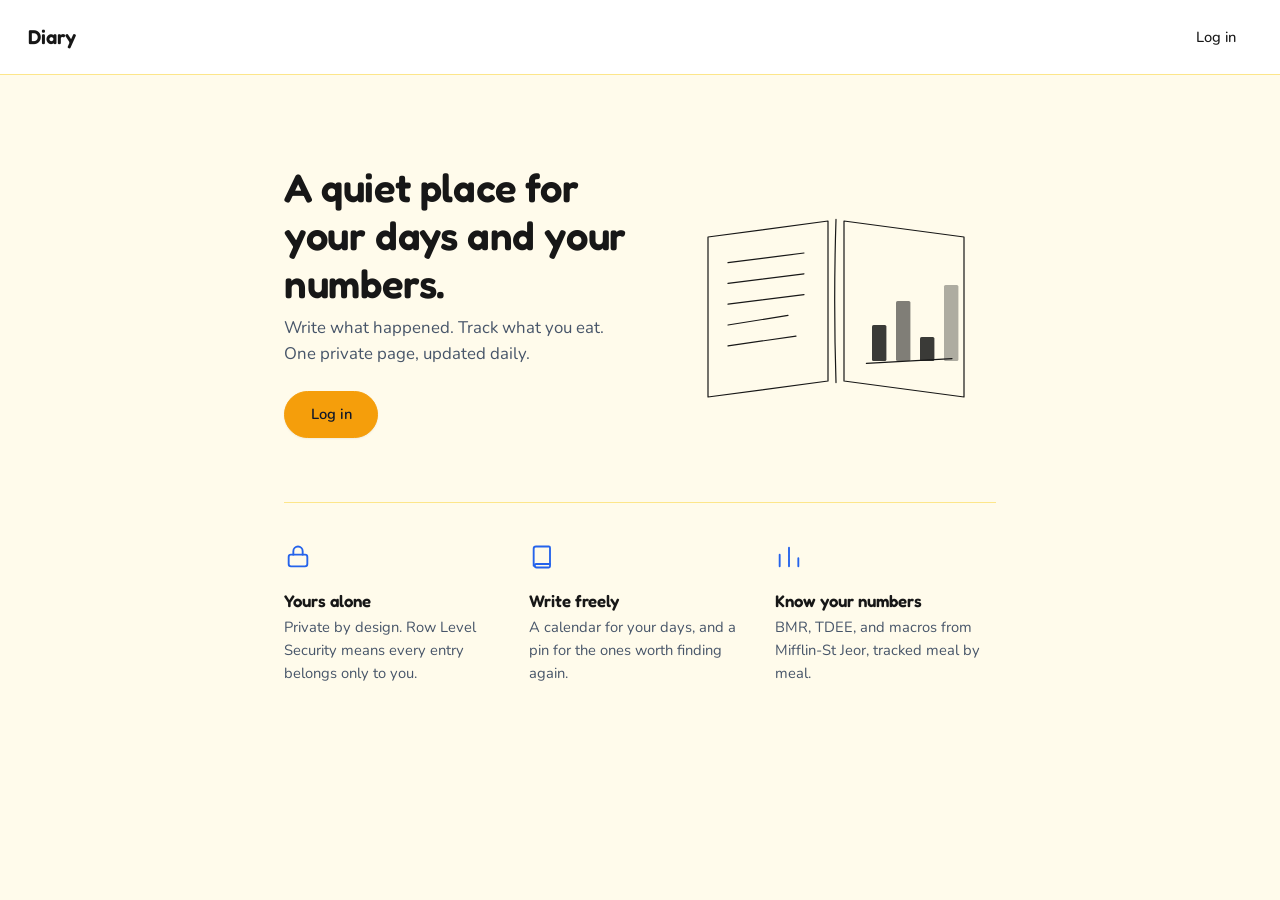
<file: index.html>
<!doctype html>
<html lang="en">
<head>
  <meta charset="utf-8" />
  <meta name="viewport" content="width=device-width, initial-scale=1" />
  <title>Diary</title>
  <link rel="preconnect" href="https://fonts.googleapis.com" />
  <link rel="preconnect" href="https://fonts.gstatic.com" crossorigin />
  <link href="https://fonts.googleapis.com/css2?family=Fredoka:wght@500;600&family=Nunito:wght@400;500;600;700&display=swap" rel="stylesheet" />
  <link rel="stylesheet" href="css/style.css" />
</head>
<body>
  <header class="site-header">
    <a href="index.html" class="logo">Diary</a>
    <nav id="cover-nav">
      <a href="login.html" id="nav-login">Log in</a>
    </nav>
  </header>

  <main>
    <section class="cover-hero">
      <div>
        <h1>A quiet place for your days and your numbers.</h1>
        <p>Write what happened. Track what you eat. One private page, updated daily.</p>
        <div id="cover-cta">
          <a href="login.html"><button>Log in</button></a>
        </div>
      </div>

      <svg class="illustration" viewBox="0 0 400 280" fill="none" stroke="currentColor" stroke-width="1.5" stroke-linecap="round" stroke-linejoin="round" role="img" aria-label="An open book, one page with written lines, the other with a bar chart">
        <path d="M40,60 L190,40 L190,240 L40,260 Z" />
        <path d="M210,40 L360,60 L360,260 L210,240 Z" />
        <path d="M200,38 C198,100 198,180 200,242" />
        <line x1="65" y1="92" x2="160" y2="80" />
        <line x1="65" y1="118" x2="160" y2="106" />
        <line x1="65" y1="144" x2="160" y2="132" />
        <line x1="65" y1="170" x2="140" y2="158" />
        <line x1="65" y1="196" x2="150" y2="184" />
        <g fill="currentColor" stroke="none">
          <rect x="245" y="170" width="18" height="45" rx="2" opacity="0.85" />
          <rect x="275" y="140" width="18" height="75" rx="2" opacity="0.55" />
          <rect x="305" y="185" width="18" height="30" rx="2" opacity="0.85" />
          <rect x="335" y="120" width="18" height="95" rx="2" opacity="0.35" />
        </g>
        <line x1="238" y1="218" x2="345" y2="212" />
      </svg>
    </section>

    <section class="feature-grid">
      <div class="feature-card">
        <svg viewBox="0 0 24 24" fill="none" stroke="currentColor" stroke-width="1.6" stroke-linecap="round" stroke-linejoin="round" aria-hidden="true">
          <rect x="4" y="10" width="16" height="10" rx="2" />
          <path d="M8 10V7a4 4 0 0 1 8 0v3" />
        </svg>
        <h3>Yours alone</h3>
        <p>Private by design. Row Level Security means every entry belongs only to you.</p>
      </div>
      <div class="feature-card">
        <svg viewBox="0 0 24 24" fill="none" stroke="currentColor" stroke-width="1.6" stroke-linecap="round" stroke-linejoin="round" aria-hidden="true">
          <path d="M4 19.5V5a2 2 0 0 1 2-2h11a1 1 0 0 1 1 1v14" />
          <path d="M6.5 21A1.5 1.5 0 0 1 5 19.5V19a1 1 0 0 1 1-1h12v2a1 1 0 0 1-1 1H6.5Z" />
        </svg>
        <h3>Write freely</h3>
        <p>A calendar for your days, and a pin for the ones worth finding again.</p>
      </div>
      <div class="feature-card">
        <svg viewBox="0 0 24 24" fill="none" stroke="currentColor" stroke-width="1.6" stroke-linecap="round" stroke-linejoin="round" aria-hidden="true">
          <path d="M4 20V10M12 20V4M20 20v-7" />
        </svg>
        <h3>Know your numbers</h3>
        <p>BMR, TDEE, and macros from Mifflin-St Jeor, tracked meal by meal.</p>
      </div>
    </section>
  </main>

  <script type="module">
    import { supabase } from "./js/supabaseClient.js";

    const { data: { session } } = await supabase.auth.getSession();
    if (session) {
      document.getElementById("cover-nav").innerHTML = `<a href="#" id="sign-out">Sign out</a>`;
      document.getElementById("cover-cta").innerHTML = `
        <div class="cover-signed-in-links">
          <a href="diary.html"><button>My diary</button></a>
          <a href="log.html"><button class="secondary">Food log</button></a>
          <a href="profile.html"><button class="secondary">Profile</button></a>
        </div>
      `;
      document.getElementById("sign-out").addEventListener("click", async (e) => {
        e.preventDefault();
        await supabase.auth.signOut();
        window.location.reload();
      });
    }
  </script>
</body>
</html>
</file>
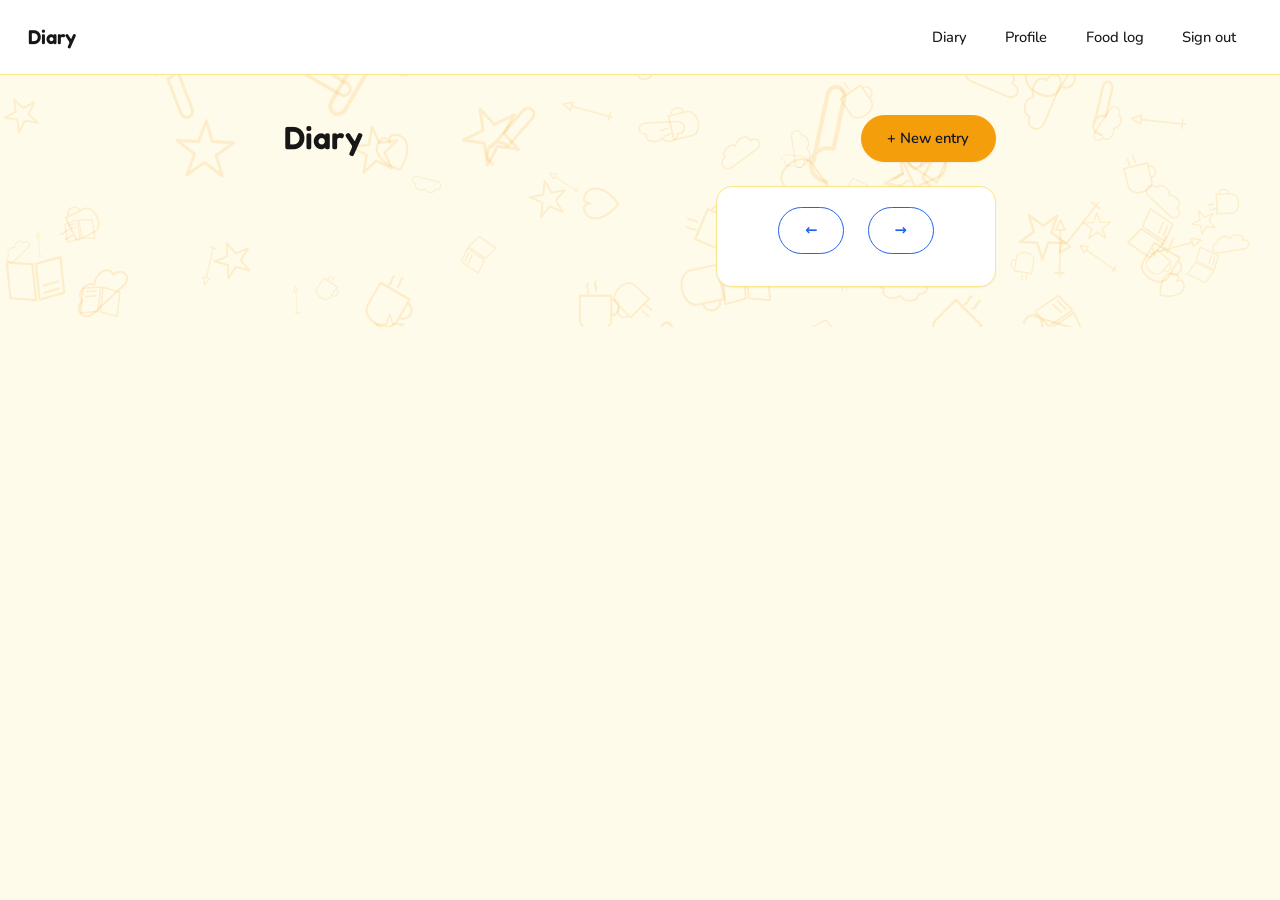
<file: diary.html>
<!doctype html>
<html lang="en">
<head>
  <meta charset="utf-8" />
  <meta name="viewport" content="width=device-width, initial-scale=1" />
  <title>Diary</title>
  <link rel="preconnect" href="https://fonts.googleapis.com" />
  <link rel="preconnect" href="https://fonts.gstatic.com" crossorigin />
  <link href="https://fonts.googleapis.com/css2?family=Fredoka:wght@500;600&family=Nunito:wght@400;500;600;700&family=Fraunces:opsz,wght@9..144,500;9..144,600&family=Caveat:wght@500;600&family=Special+Elite&display=swap" rel="stylesheet" />
  <link rel="stylesheet" href="css/style.css" />
</head>
<body>
  <div class="doodle-bg" id="doodle-bg" aria-hidden="true"></div>

  <header class="site-header">
    <a href="index.html" class="logo">Diary</a>
    <nav>
      <a href="diary.html">Diary</a>
      <a href="profile.html">Profile</a>
      <a href="log.html">Food log</a>
      <a href="#" id="sign-out">Sign out</a>
    </nav>
  </header>

  <main>
    <div class="board-header">
      <h1>Diary</h1>
      <a href="entry.html"><button>+ New entry</button></a>
    </div>

    <div class="board-layout">
      <div class="board-grid" id="board-grid"></div>

      <aside class="board-sidebar">
        <div class="dashboard-card">
          <div class="month-nav compact">
            <button class="secondary" id="prev-month" aria-label="Previous month">&larr;</button>
            <h2 id="month-label"></h2>
            <button class="secondary" id="next-month" aria-label="Next month">&rarr;</button>
          </div>
          <div class="calendar-grid mini-calendar" id="calendar-weekdays"></div>
          <div class="calendar-grid mini-calendar clickable" id="calendar-days"></div>
        </div>
      </aside>
    </div>
  </main>

  <!-- Day detail: list of entries for a clicked day -->
  <div class="modal-backdrop" id="day-modal" hidden>
    <div class="modal">
      <h2 id="day-modal-title"></h2>
      <div id="day-entries-list"></div>
      <div class="modal-actions">
        <button type="button" class="secondary" id="day-close">Close</button>
        <a href="#" id="day-add-entry"><button type="button">+ Add entry for this day</button></a>
      </div>
    </div>
  </div>

  <script type="module" src="js/diary.js"></script>
  <script type="module">
    import { scatterDoodles, DIARY_DOODLES } from "./js/doodles.js";
    const count = window.innerWidth <= 720 ? 40 : 100;
    scatterDoodles(document.getElementById("doodle-bg"), DIARY_DOODLES, count);
  </script>
</body>
</html>
</file>
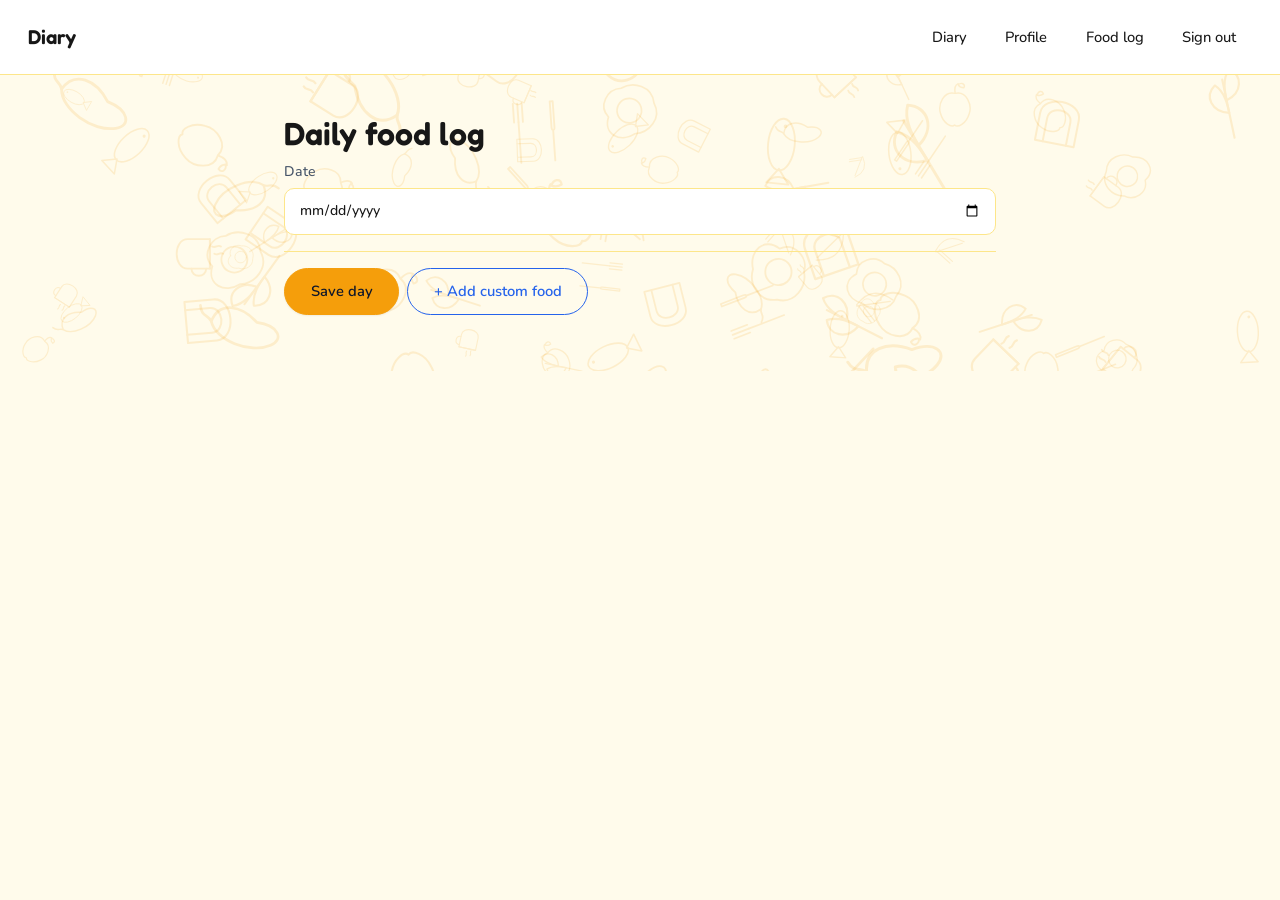
<file: log.html>
<!doctype html>
<html lang="en">
<head>
  <meta charset="utf-8" />
  <meta name="viewport" content="width=device-width, initial-scale=1" />
  <title>Food log</title>
  <link rel="preconnect" href="https://fonts.googleapis.com" />
  <link rel="preconnect" href="https://fonts.gstatic.com" crossorigin />
  <link href="https://fonts.googleapis.com/css2?family=Fredoka:wght@500;600&family=Nunito:wght@400;500;600;700&display=swap" rel="stylesheet" />
  <link rel="stylesheet" href="css/style.css" />
</head>
<body>
  <div class="doodle-bg" id="doodle-bg" aria-hidden="true"></div>

  <header class="site-header">
    <a href="index.html" class="logo">Diary</a>
    <nav>
      <a href="diary.html">Diary</a>
      <a href="profile.html">Profile</a>
      <a href="log.html">Food log</a>
      <a href="#" id="sign-out">Sign out</a>
    </nav>
  </header>

  <main>
    <h1>Daily food log</h1>

    <label>Date
      <input type="date" id="log-date" />
    </label>

    <datalist id="foods-datalist"></datalist>

    <div id="meals"></div>

    <div class="stat-list" id="day-totals"></div>

    <div class="button-row">
      <button id="save-log">Save day</button>
      <button type="button" class="secondary" id="add-food-toggle">+ Add custom food</button>
    </div>

    <form id="add-food-form" hidden class="add-food-form">
      <input type="text" id="cf-name" placeholder="Food name" required />
      <label>kcal / 100g <input type="number" id="cf-kcal" step="0.1" required /></label>
      <label>Protein g / 100g <input type="number" id="cf-protein" step="0.1" required /></label>
      <label>Fat g / 100g <input type="number" id="cf-fat" step="0.1" required /></label>
      <label>Carbs g / 100g <input type="number" id="cf-carbs" step="0.1" required /></label>
      <label>Unit (optional, e.g. "egg" — leave as "g" if it's just weighed)
        <input type="text" id="cf-unit" value="g" />
      </label>
      <label>Grams per unit (e.g. 1 egg ≈ 50g)
        <input type="number" id="cf-grams-per-unit" value="1" step="0.1" min="0.1" />
      </label>
      <button type="submit">Add food</button>
    </form>

    <p id="status" role="status"></p>
  </main>

  <script type="module" src="js/log.js"></script>
  <script type="module">
    import { scatterDoodles, FOOD_DOODLES } from "./js/doodles.js";
    const count = window.innerWidth <= 720 ? 40 : 100;
    scatterDoodles(document.getElementById("doodle-bg"), FOOD_DOODLES, count);
  </script>
</body>
</html>
</file>
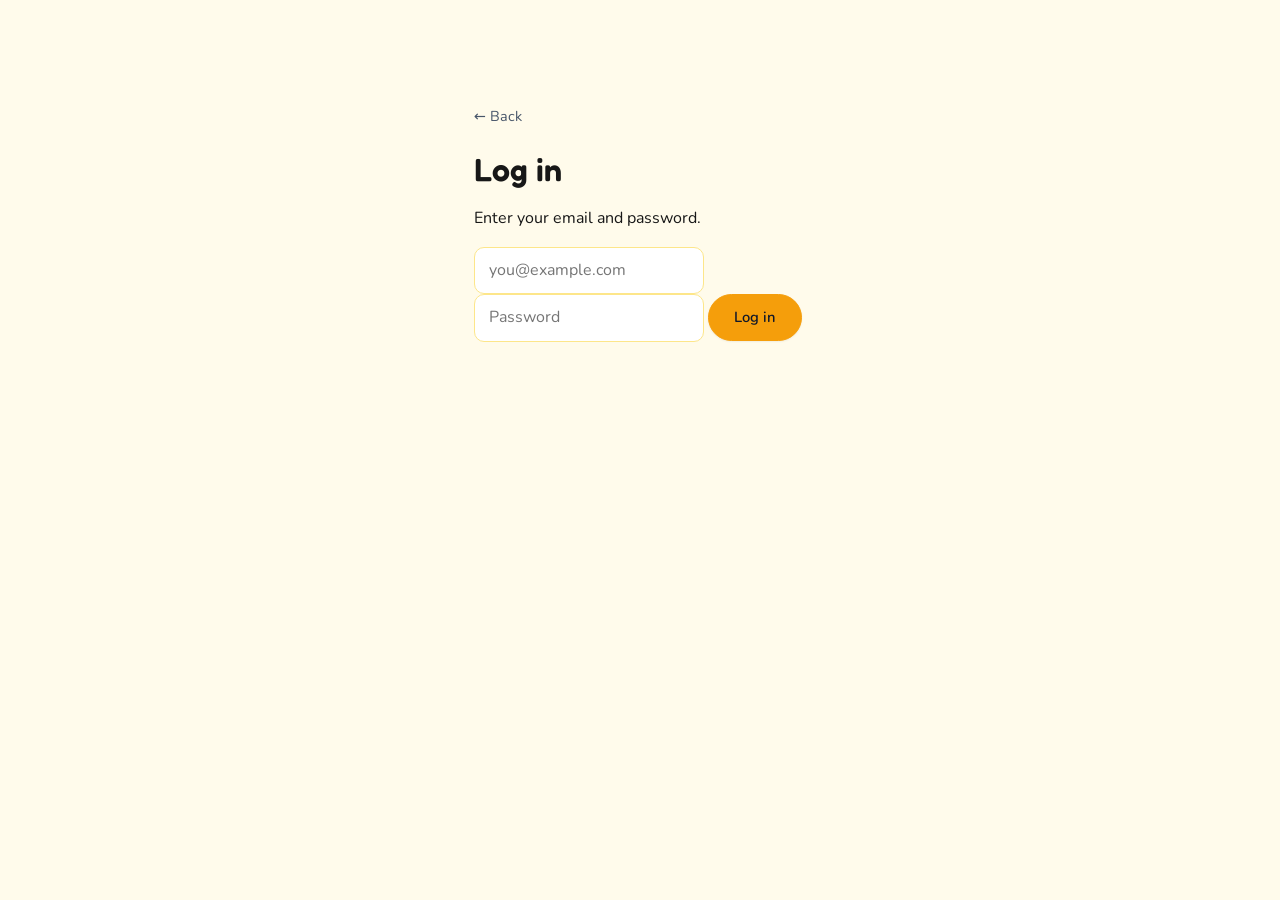
<file: login.html>
<!doctype html>
<html lang="en">
<head>
  <meta charset="utf-8" />
  <meta name="viewport" content="width=device-width, initial-scale=1" />
  <title>Log in</title>
  <link rel="preconnect" href="https://fonts.googleapis.com" />
  <link rel="preconnect" href="https://fonts.gstatic.com" crossorigin />
  <link href="https://fonts.googleapis.com/css2?family=Fredoka:wght@500;600&family=Nunito:wght@400;500;600;700&display=swap" rel="stylesheet" />
  <link rel="stylesheet" href="css/style.css" />
</head>
<body>
  <main class="login-main">
    <a href="index.html" class="back-link">&larr; Back</a>
    <h1>Log in</h1>
    <p>Enter your email and password.</p>
    <form id="login-form">
      <input type="email" id="email" placeholder="you@example.com" required autocomplete="email" />
      <input type="password" id="password" placeholder="Password" required autocomplete="current-password" />
      <button type="submit">Log in</button>
    </form>
    <p id="status" role="status"></p>
  </main>

  <script type="module">
    import { signInWithPassword } from "./js/auth.js";
    import { supabase } from "./js/supabaseClient.js";

    // Already signed in? No need to log in again.
    const { data: { session } } = await supabase.auth.getSession();
    if (session) window.location.replace("index.html");

    const form = document.getElementById("login-form");
    const status = document.getElementById("status");

    form.addEventListener("submit", async (e) => {
      e.preventDefault();
      const email = document.getElementById("email").value.trim();
      const password = document.getElementById("password").value;
      status.textContent = "Logging in...";
      const { error } = await signInWithPassword(email, password);
      if (error) {
        status.textContent = "Incorrect email or password.";
        return;
      }
      window.location.replace("index.html");
    });
  </script>
</body>
</html>
</file>
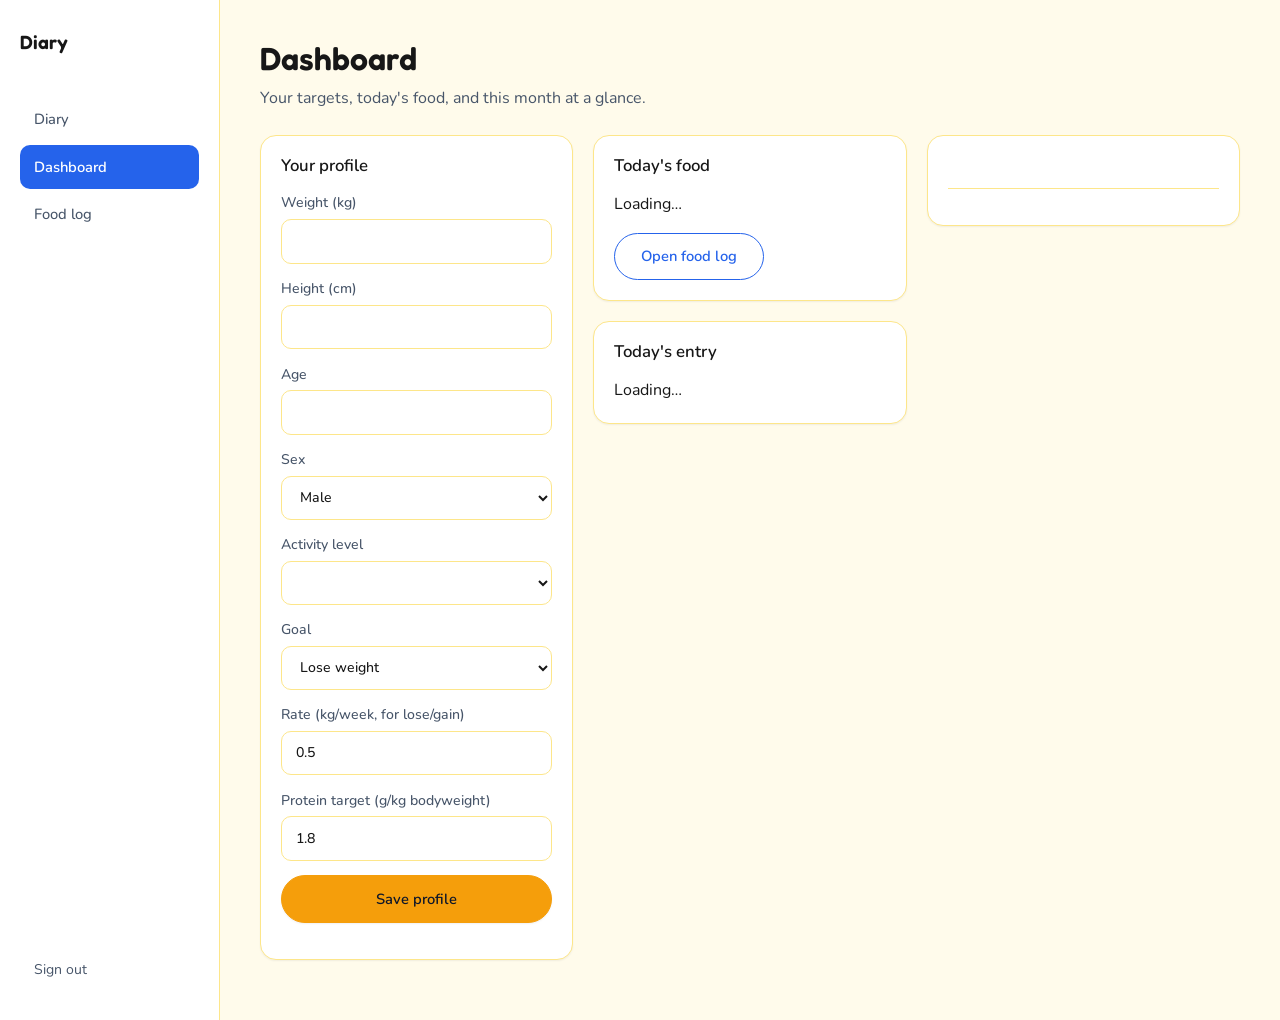
<file: profile.html>
<!doctype html>
<html lang="en">
<head>
  <meta charset="utf-8" />
  <meta name="viewport" content="width=device-width, initial-scale=1" />
  <title>Dashboard</title>
  <link rel="preconnect" href="https://fonts.googleapis.com" />
  <link rel="preconnect" href="https://fonts.gstatic.com" crossorigin />
  <link href="https://fonts.googleapis.com/css2?family=Fredoka:wght@500;600&family=Nunito:wght@400;500;600;700&display=swap" rel="stylesheet" />
  <link rel="stylesheet" href="css/style.css" />
</head>
<body>
  <div class="dashboard-shell">
    <aside class="sidebar">
      <a href="index.html" class="logo">Diary</a>
      <nav>
        <a href="diary.html">Diary</a>
        <a href="profile.html" class="active">Dashboard</a>
        <a href="log.html">Food log</a>
      </nav>
      <a href="#" id="sign-out" class="signout-link">Sign out</a>
    </aside>

    <main class="dashboard-main">
      <div class="dashboard-header">
        <h1>Dashboard</h1>
        <p class="dashboard-subtitle">Your targets, today's food, and this month at a glance.</p>
      </div>

      <div class="dashboard-grid">
        <div class="dashboard-col">
          <div class="kpi-row" id="kpi-row" hidden></div>

          <div class="dashboard-card">
            <h2>Your profile</h2>
            <form id="profile-form" class="profile-form">
              <label>Weight (kg)
                <input type="number" id="weight_kg" step="0.1" min="1" required />
              </label>
              <label>Height (cm)
                <input type="number" id="height_cm" step="0.1" min="1" required />
              </label>
              <label>Age
                <input type="number" id="age" min="1" step="1" required />
              </label>
              <label>Sex
                <select id="sex">
                  <option value="male">Male</option>
                  <option value="female">Female</option>
                </select>
              </label>
              <label>Activity level
                <select id="activity_level"></select>
              </label>
              <label>Goal
                <select id="goal">
                  <option value="lose">Lose weight</option>
                  <option value="maintain">Maintain weight</option>
                  <option value="gain">Gain weight</option>
                </select>
              </label>
              <label>Rate (kg/week, for lose/gain)
                <input type="number" id="rate_kg_per_week" step="0.05" min="0" value="0.5" />
              </label>
              <label>Protein target (g/kg bodyweight)
                <input type="number" id="protein_g_per_kg" step="0.1" min="1.6" max="2.2" value="1.8" />
              </label>
              <button type="submit">Save profile</button>
            </form>
            <p id="status" role="status"></p>
          </div>
        </div>

        <div class="dashboard-col">
          <div class="dashboard-card">
            <h2>Today's food</h2>
            <div id="food-summary-content">Loading…</div>
            <div class="button-row">
              <a href="log.html"><button class="secondary">Open food log</button></a>
            </div>
          </div>

          <div class="dashboard-card" id="remaining-card" hidden>
            <h2>Remaining today</h2>
            <div id="remaining-content"></div>
          </div>

          <div class="dashboard-card">
            <h2>Today's entry</h2>
            <div id="today-entry-content">Loading…</div>
          </div>
        </div>

        <div class="dashboard-col">
          <div class="dashboard-card" id="macro-chart-card" hidden>
            <h3>Macro split</h3>
            <svg id="chart-macros"></svg>
            <div id="macro-legend"></div>
            <details>
              <summary>How this is calculated</summary>
              <p>BMR (Mifflin–St Jeor): men = 10×weight + 6.25×height − 5×age + 5; women = 10×weight + 6.25×height − 5×age − 161.</p>
              <p>TDEE = BMR × activity multiplier. Target kcal shifts TDEE by ~7,700 kcal per kg/week of the chosen rate, never dropping below BMR.</p>
              <p>Protein = your chosen g/kg. Fat = 25% of target kcal. Carbs = remainder.</p>
            </details>
          </div>

          <div class="dashboard-card">
            <h2 id="mini-cal-title"></h2>
            <div class="calendar-grid mini-calendar" id="mini-cal-weekdays"></div>
            <div class="calendar-grid mini-calendar" id="mini-cal-days"></div>
            <div class="stat-list" id="month-stats"></div>
          </div>

          <div class="dashboard-card" id="small-multiples-card" hidden>
            <h3>Target kcal across activity &amp; goal combinations</h3>
            <div class="chart-grid" id="chart-small-multiples"></div>
          </div>
        </div>
      </div>
    </main>
  </div>

  <script type="module" src="js/profile.js"></script>
</body>
</html>
</file>
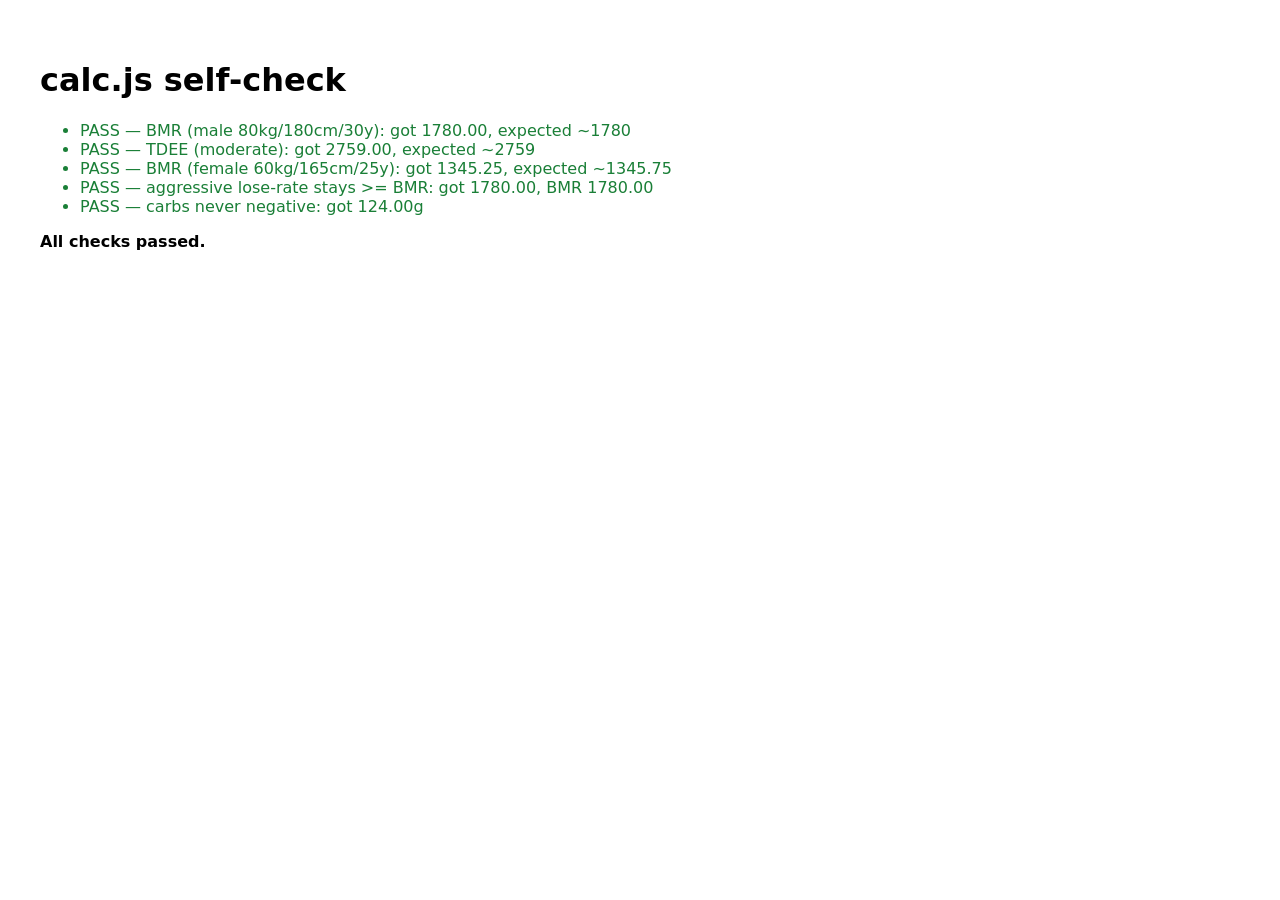
<file: test/calc.test.html>
<!doctype html>
<html lang="en">
<head>
  <meta charset="utf-8" />
  <title>calc.js self-check</title>
  <style>
    body { font-family: system-ui, sans-serif; padding: 2rem; }
    .pass { color: #1a7f37; }
    .fail { color: #cf222e; font-weight: bold; }
  </style>
</head>
<body>
  <h1>calc.js self-check</h1>
  <ul id="results"></ul>

  <script type="module">
    import { bmr, tdee, targetKcal, macros } from "../js/calc.js";

    const results = document.getElementById("results");
    let failures = 0;

    function assertClose(label, actual, expected, tolerance = 0.5) {
      const pass = Math.abs(actual - expected) <= tolerance;
      if (!pass) failures++;
      const li = document.createElement("li");
      li.className = pass ? "pass" : "fail";
      li.textContent = `${pass ? "PASS" : "FAIL"} — ${label}: got ${actual.toFixed(2)}, expected ~${expected}`;
      results.appendChild(li);
    }

    // Hand-checked example: male, 30y, 80kg, 180cm, moderate activity.
    const b = bmr("male", 80, 180, 30);
    assertClose("BMR (male 80kg/180cm/30y)", b, 1780);

    const t = tdee(b, "moderate");
    assertClose("TDEE (moderate)", t, 2759);

    // Female example.
    const bFemale = bmr("female", 60, 165, 25);
    assertClose("BMR (female 60kg/165cm/25y)", bFemale, 1345.75);

    // BMR floor: an aggressive loss rate must never push target below BMR.
    const aggressiveLoss = targetKcal(b, t, "lose", 2.0);
    const li = document.createElement("li");
    const floorHeld = aggressiveLoss >= b - 0.01;
    if (!floorHeld) failures++;
    li.className = floorHeld ? "pass" : "fail";
    li.textContent = `${floorHeld ? "PASS" : "FAIL"} — aggressive lose-rate stays >= BMR: got ${aggressiveLoss.toFixed(2)}, BMR ${b.toFixed(2)}`;
    results.appendChild(li);

    // Carbs floor: extreme protein setting must not go negative.
    const extremeMacros = macros(80, 1600, 2.2);
    const li2 = document.createElement("li");
    const carbsOk = extremeMacros.carbsG >= 0;
    if (!carbsOk) failures++;
    li2.className = carbsOk ? "pass" : "fail";
    li2.textContent = `${carbsOk ? "PASS" : "FAIL"} — carbs never negative: got ${extremeMacros.carbsG.toFixed(2)}g`;
    results.appendChild(li2);

    const summary = document.createElement("p");
    summary.textContent = failures === 0 ? "All checks passed." : `${failures} check(s) FAILED.`;
    summary.style.fontWeight = "bold";
    document.body.appendChild(summary);
  </script>
</body>
</html>
</file>
<file: css/style.css>
/* Vibrant redesign (design-system/diary-tracker/MASTER.md): Amber + Blue
   palette, Fredoka/Nunito type pairing, Soft UI Evolution style. Replaces
   the earlier monochrome editorial system one token at a time — see
   MASTER.md for the full rationale and the approved palette table.

   Token audit (redesign/vibrant, step 1): every hard-coded color, font,
   font size, border radius and spacing value used below has a token
   here. Structural dimensions (component widths/heights, max-widths,
   border widths, line-heights) are left as literals: they're layout
   decisions, not part of a color/type/space design-token scale. No
   box-shadow values existed in the original file, so no shadow tokens
   are defined yet (step 4 may add them for card elevation). */

:root {
  --color-bg: #FFFFFF;
  --color-page: #FFFBEB; /* MASTER Background — warm cream, was #FAFAFA */
  --color-ink: #171717;
  --color-ink-hover: #333333;
  --color-muted: #475569; /* MASTER Muted Foreground, was #6B7280 */
  --color-line: #FDE68A; /* MASTER Border, was #E5E7EB */

  --color-inverse: #FFFFFF; /* text/icons on dark (--color-ink) surfaces */
  --color-inverse-muted: rgba(255, 255, 255, 0.7);
  --color-overlay: rgba(23, 23, 23, 0.4); /* modal backdrop, == --color-ink @ 40% */

  /* Brand palette (MASTER.md) — not yet applied to components; step 4
     wires these into buttons/active-states/hierarchy one group at a time. */
  --color-primary: #F59E0B;
  --color-primary-hover: #D97706;
  --color-on-primary: #0F172A;
  --color-secondary: #FBBF24;
  --color-on-secondary: #0F172A;
  --color-accent: #2563EB;
  --color-accent-hover: #1D4ED8;
  --color-on-accent: #FFFFFF;

  --color-success: #16A34A;
  --color-warning: #F59E0B; /* == --color-primary: amber reads as warning */
  --color-error: #DC2626;

  --shadow-sm: 0 1px 2px rgba(15, 23, 42, 0.06);
  --shadow-md: 0 4px 10px rgba(15, 23, 42, 0.08);
  --shadow-lg: 0 10px 24px rgba(15, 23, 42, 0.12);

  --color-star: #B45309;
  --color-logged: var(--color-success);
  --color-destructive: var(--color-error);

  --board-tint-1: #FDF3E7;
  --board-tint-2: #EAF3EC;
  --board-tint-3: #EFEAF6;
  --board-tint-4: #FFFFFF;
  --board-muted: #5B6472; /* darker than --color-muted: stays >=4.5:1 on all four tints above */

  --chart-protein: #2563EB; /* == --color-accent: brand blue joins the existing brown/violet series */
  --chart-fat: #B45309;
  --chart-carbs: #6D28D9;
  --chart-tdee: #9CA3AF; /* reference line stays neutral, unchanged */
  --chart-target: #171717; /* reference marker stays neutral, unchanged */

  --font-heading: "Fredoka", system-ui, sans-serif;
  --font-body: "Nunito", system-ui, sans-serif;
  --font-serif: "Fraunces", Georgia, serif; /* kept alive for the "serif" entry-style option */
  --font-handwritten: "Caveat", cursive;
  --font-typewriter: "Special Elite", monospace;
  --font-size-base: 16px;

  /* Type scale: literal legacy sizes, one token per distinct value in use.
     Deliberately not consolidated onto a clean scale yet — that's a Step
     3/4 concern once the new design system's type scale is approved. */
  --text-62: 0.62rem;
  --text-68: 0.68rem;
  --text-75: 0.75rem;
  --text-76: 0.76rem;
  --text-78: 0.78rem;
  --text-80: 0.8rem;
  --text-82: 0.82rem;
  --text-85: 0.85rem;
  --text-88: 0.88rem;
  --text-90: 0.9rem;
  --text-92: 0.92rem;
  --text-100: 1rem;
  --text-102: 1.02rem;
  --text-105: 1.05rem;
  --text-110: 1.1rem;
  --text-120: 1.2rem;
  --text-125: 1.25rem;
  --text-130: 1.3rem;
  --text-140: 1.4rem;
  --text-190: 1.9rem;
  --text-200: 2rem;
  --text-250: 2.5rem;
  --text-chart: 10px;

  --radius-xs: 8px;
  --radius-sm: 10px;
  --radius-md: 16px;
  --radius-pill: 999px;
  --speed: 180ms ease;

  --touch-target: 44px;

  /* Spacing scale: literal legacy values (padding/margin/gap only — see
     note above re: structural dimensions), one token per distinct value. */
  --space-15: 0.15rem;
  --space-25: 0.25rem;
  --space-30: 0.3rem;
  --space-40: 0.4rem;
  --space-50: 0.5rem;
  --space-60: 0.6rem;
  --space-65: 0.65rem;
  --space-70: 0.7rem;
  --space-75: 0.75rem;
  --space-90: 0.9rem;
  --space-100: 1rem;
  --space-110: 1.1rem;
  --space-125: 1.25rem;
  --space-150: 1.5rem;
  --space-160: 1.6rem;
  --space-175: 1.75rem;
  --space-200: 2rem;
  --space-250: 2.5rem;
  --space-300: 3rem;
  --space-400: 4rem;
}

@media (prefers-reduced-motion: reduce) {
  :root { --speed: 0ms; }
}

* { box-sizing: border-box; }

body {
  margin: 0;
  position: relative;
  background: var(--color-page);
  color: var(--color-ink);
  font-family: var(--font-body);
  font-size: var(--font-size-base);
  line-height: 1.55;
}

h1, h2, h3 {
  font-family: var(--font-heading);
  font-weight: 600;
  line-height: 1.2;
  margin: 0 0 var(--space-50);
}

a { color: var(--color-ink); }

/* --- Header / nav --- */

header.site-header {
  display: flex;
  flex-wrap: wrap;
  justify-content: space-between;
  align-items: center;
  gap: var(--space-50);
  padding: var(--space-110) var(--space-175);
  background: var(--color-bg);
  border-bottom: 1px solid var(--color-line);
}

header.site-header .logo {
  font-family: var(--font-heading);
  font-size: var(--text-125);
  font-weight: 600;
  text-decoration: none;
  color: var(--color-ink);
}

header.site-header nav {
  display: flex;
  flex-wrap: wrap;
  align-items: center;
  gap: var(--space-40);
}

header.site-header nav a {
  text-decoration: none;
  color: var(--color-ink);
  font-weight: 500;
  font-size: var(--text-92);
  padding: var(--space-50) var(--space-100);
  border-radius: var(--radius-pill);
  transition: background var(--speed);
}

header.site-header nav a:hover { background: color-mix(in srgb, var(--color-accent) 10%, transparent); }

main {
  max-width: 760px;
  margin: 0 auto;
  padding: var(--space-250) var(--space-150);
}

/* --- Form controls --- */

button, input, select, textarea { font: inherit; color: inherit; }

label {
  display: flex;
  flex-direction: column;
  gap: var(--space-30);
  font-weight: 500;
  font-size: var(--text-88);
  color: var(--color-muted);
}

input, select, textarea {
  padding: var(--space-65) var(--space-90);
  border: 1.5px solid var(--color-line);
  border-radius: var(--radius-sm);
  background: var(--color-bg);
  color: var(--color-ink);
  min-height: var(--touch-target);
  transition: border-color var(--speed);
}

input:focus, select:focus, textarea:focus {
  border-color: var(--color-accent);
  outline: none;
  box-shadow: 0 0 0 3px color-mix(in srgb, var(--color-accent) 20%, transparent);
}

button {
  cursor: pointer;
  background: var(--color-primary);
  color: var(--color-on-primary);
  border: 1.5px solid var(--color-primary);
  border-radius: var(--radius-pill);
  padding: var(--space-70) var(--space-160);
  font-weight: 600;
  font-size: var(--text-92);
  min-height: var(--touch-target);
  box-shadow: var(--shadow-sm);
  transition: background var(--speed), color var(--speed), transform var(--speed), box-shadow var(--speed);
}

button:hover { background: var(--color-primary-hover); border-color: var(--color-primary-hover); box-shadow: var(--shadow-md); }
button:active { transform: scale(0.97); box-shadow: var(--shadow-sm); }

button:focus-visible, input:focus-visible, select:focus-visible,
textarea:focus-visible, a:focus-visible {
  outline: 2px solid var(--color-accent);
  outline-offset: 2px;
}

button.secondary {
  background: transparent;
  color: var(--color-accent);
  border: 1.5px solid var(--color-accent);
  box-shadow: none;
}
button.secondary:hover { background: color-mix(in srgb, var(--color-accent) 10%, transparent); box-shadow: none; }

.checkbox-label {
  flex-direction: row;
  align-items: center;
  gap: var(--space-50);
  color: var(--color-ink);
  font-weight: 400;
}
.checkbox-label input[type="checkbox"] { width: 1.2rem; height: 1.2rem; min-height: 0; accent-color: var(--color-primary); }

/* --- Cover / landing page --- */

.cover-hero {
  display: grid;
  grid-template-columns: 1.1fr 1fr;
  gap: var(--space-250);
  align-items: center;
  padding: var(--space-300) 0 var(--space-400);
}

.cover-hero h1 {
  font-size: var(--text-250);
  letter-spacing: -0.01em;
}

.cover-hero p {
  color: var(--color-muted);
  font-size: var(--text-105);
  max-width: 34ch;
  margin: 0 0 var(--space-150);
}

.cover-hero .illustration { width: 100%; height: auto; }

.feature-grid {
  display: grid;
  grid-template-columns: repeat(3, 1fr);
  gap: var(--space-150);
  padding: var(--space-250) 0;
  border-top: 1px solid var(--color-line);
}

.feature-card { text-align: left; }
.feature-card svg { width: 28px; height: 28px; margin-bottom: var(--space-75); color: var(--color-accent); }
.feature-card h3 { font-size: var(--text-105); margin-bottom: var(--space-30); }
.feature-card p { color: var(--color-muted); font-size: var(--text-92); margin: 0; }

.cover-signed-in-links {
  display: flex;
  flex-wrap: wrap;
  gap: var(--space-60);
}

/* --- Dashboard shell (sidebar + bento grid), used by profile.html --- */

.dashboard-shell { display: flex; min-height: 100vh; }

.sidebar {
  width: 220px;
  flex-shrink: 0;
  background: var(--color-bg);
  border-right: 1px solid var(--color-line);
  padding: var(--space-175) var(--space-125);
  display: flex;
  flex-direction: column;
}

.sidebar .logo {
  font-family: var(--font-heading);
  font-size: var(--text-120);
  font-weight: 600;
  text-decoration: none;
  color: var(--color-ink);
  margin-bottom: var(--space-250);
}

.sidebar nav { display: flex; flex-direction: column; gap: var(--space-25); }

.sidebar nav a {
  padding: var(--space-65) var(--space-90);
  border-radius: var(--radius-sm);
  text-decoration: none;
  color: var(--color-muted);
  font-weight: 500;
  font-size: var(--text-92);
  transition: background var(--speed);
}

.sidebar nav a:hover { background: color-mix(in srgb, var(--color-accent) 8%, transparent); }
.sidebar nav a.active { background: var(--color-accent); color: var(--color-on-accent); font-weight: 600; }

.sidebar .signout-link {
  margin-top: auto;
  color: var(--color-muted);
  text-decoration: none;
  font-size: var(--text-88);
  padding: var(--space-65) var(--space-90);
}
.sidebar .signout-link:hover { color: var(--color-ink); }

.dashboard-main { flex: 1; min-width: 0; padding: var(--space-250); max-width: 1200px; }
.dashboard-header { margin-bottom: var(--space-150); }
.dashboard-header .dashboard-subtitle { color: var(--color-muted); margin: 0; }

.kpi-row { display: grid; grid-template-columns: 1fr; gap: var(--space-100); }
.kpi-card { background: var(--color-bg); border: 1px solid var(--color-line); border-radius: var(--radius-md); padding: var(--space-125); box-shadow: var(--shadow-sm); }
.kpi-card .kpi-label { color: var(--color-muted); font-size: var(--text-85); margin-bottom: var(--space-40); }
.kpi-card .kpi-value { font-family: var(--font-heading); font-size: var(--text-190); font-weight: 600; }
.kpi-card.emphasis {
  background: linear-gradient(135deg, var(--color-primary), var(--color-primary-hover));
  color: var(--color-on-primary);
  border-color: transparent;
  box-shadow: var(--shadow-md);
}
.kpi-card.emphasis .kpi-label { color: color-mix(in srgb, var(--color-on-primary) 70%, transparent); }

.dashboard-grid { display: grid; grid-template-columns: repeat(3, 1fr); gap: var(--space-125); align-items: start; margin-bottom: var(--space-125); }
.dashboard-col { display: flex; flex-direction: column; gap: var(--space-125); min-width: 0; }
.dashboard-card { background: var(--color-bg); border: 1px solid var(--color-line); border-radius: var(--radius-md); padding: var(--space-125); box-shadow: var(--shadow-sm); }
.dashboard-card h2 { font-size: var(--text-105); margin-bottom: var(--space-100); font-family: var(--font-body); font-weight: 600; }

.mini-calendar.calendar-grid { border: none; }
.mini-calendar .calendar-weekday { padding: var(--space-15); font-size: var(--text-62); border: none; }
.mini-calendar .calendar-day {
  min-height: 2.1rem;
  padding: var(--space-15);
  border: none;
  cursor: default;
}
.mini-calendar .calendar-day:hover { background: var(--color-page); }
.mini-calendar.clickable .calendar-day { cursor: pointer; }
.mini-calendar .day-number { font-size: var(--text-68); width: 1.2rem; height: 1.2rem; }
.mini-calendar .entry-preview { display: none; }

.food-summary-meal { display: flex; justify-content: space-between; padding: var(--space-40) 0; border-bottom: 1px solid var(--color-line); font-size: var(--text-90); color: inherit; text-decoration: none; }
.food-summary-meal:last-of-type { border-bottom: none; }
.food-summary-empty { color: var(--color-muted); font-size: var(--text-90); }

.progress-item { margin-bottom: var(--space-90); }
.progress-item:last-child { margin-bottom: 0; }
.progress-label { display: flex; justify-content: space-between; font-size: var(--text-85); margin-bottom: var(--space-30); }
.progress-name { font-weight: 500; }
.progress-numbers { color: var(--color-muted); }
.progress-track { background: var(--color-line); border-radius: var(--radius-pill); height: 8px; overflow: hidden; }
.progress-fill { height: 100%; border-radius: var(--radius-pill); transition: width var(--speed); }
.progress-fill.over { background: var(--color-destructive) !important; }
.progress-alert { color: var(--color-destructive); font-size: var(--text-85); font-weight: 500; margin: var(--space-75) 0 0; }

@media (max-width: 900px) {
  .dashboard-shell { flex-direction: column; }
  .sidebar { width: 100%; flex-direction: row; align-items: center; padding: var(--space-100) var(--space-125); }
  .sidebar .logo { margin-bottom: 0; margin-right: var(--space-150); }
  .sidebar nav { flex-direction: row; }
  .sidebar .signout-link { margin-top: 0; margin-left: auto; }
  .dashboard-main { padding: var(--space-150); }
  .dashboard-grid { grid-template-columns: 1fr; }
}

/* --- Diary board (blog-style cover page) --- */

.board-header {
  display: flex;
  align-items: center;
  justify-content: space-between;
  margin-bottom: var(--space-150);
}
.board-header h1 { margin: 0; }

.board-layout { display: flex; gap: var(--space-150); align-items: flex-start; }

.board-grid {
  flex: 1;
  min-width: 0;
  display: grid;
  grid-template-columns: repeat(auto-fill, minmax(220px, 1fr));
  gap: var(--space-100);
}

.board-sidebar { width: 280px; flex-shrink: 0; position: sticky; top: var(--space-150); }

.board-empty { color: var(--color-muted); padding: var(--space-200) 0; text-align: center; grid-column: 1 / -1; }

.board-card {
  --board-card-bg: var(--board-tint-4);
  background: var(--board-card-bg);
  border: 1px solid var(--color-line);
  border-radius: var(--radius-md);
  padding: var(--space-125);
  cursor: pointer;
  display: flex;
  flex-direction: column;
  gap: var(--space-50);
  box-shadow: var(--shadow-sm);
  transition: transform var(--speed), box-shadow var(--speed);
}
.board-card:hover { transform: translateY(-2px); box-shadow: var(--shadow-md); }
.board-card.tint-1 { --board-card-bg: var(--board-tint-1); }
.board-card.tint-2 { --board-card-bg: var(--board-tint-2); }
.board-card.tint-3 { --board-card-bg: var(--board-tint-3); }
.board-card.tint-4 { --board-card-bg: var(--board-tint-4); }
.board-card.featured { grid-column: span 2; }
.board-card.featured h3 { font-size: var(--text-140); }

.board-card-thumb {
  /* bleed matches the card's own padding (--space-125) on both sides */
  width: calc(100% + (var(--space-125) * 2));
  margin: calc(var(--space-125) * -1) calc(var(--space-125) * -1) 0;
  height: 140px;
  object-fit: cover;
  border-radius: var(--radius-md) var(--radius-md) 0 0;
}
.board-card.featured .board-card-thumb { height: 220px; }

.board-card h3 { margin: 0; font-size: var(--text-110); }
.board-card-date { font-size: var(--text-80); color: var(--board-muted); }
.board-card-excerpt {
  color: var(--board-muted);
  font-size: var(--text-92);
  line-height: 1.5;
  margin: 0;
  overflow: hidden;
  display: -webkit-box;
  -webkit-line-clamp: 3;
  -webkit-box-orient: vertical;
}

@media (max-width: 900px) {
  .board-layout { flex-direction: column; }
  .board-sidebar { width: 100%; position: static; }
  .board-card.featured { grid-column: auto; }
}

/* --- Month navigation --- */

.month-nav {
  display: flex;
  align-items: center;
  justify-content: center;
  gap: var(--space-150);
  margin-bottom: var(--space-125);
}

.month-nav.compact { gap: var(--space-75); margin-bottom: var(--space-75); }
.month-nav.compact h2 { font-size: var(--text-100); min-width: 0; margin: 0; }

/* --- Calendar --- */

.calendar-grid {
  display: grid;
  grid-template-columns: repeat(7, 1fr);
  border-top: 1px solid var(--color-line);
  border-left: 1px solid var(--color-line);
}

.calendar-weekday {
  padding: var(--space-50);
  text-align: right;
  font-size: var(--text-75);
  color: var(--color-muted);
  border-right: 1px solid var(--color-line);
  border-bottom: 1px solid var(--color-line);
}

.calendar-day {
  background: var(--color-bg);
  min-height: 5.5rem;
  padding: var(--space-40) var(--space-50);
  cursor: pointer;
  border-right: 1px solid var(--color-line);
  border-bottom: 1px solid var(--color-line);
  display: flex;
  flex-direction: column;
  gap: var(--space-30);
  transition: background var(--speed);
}

.calendar-day:hover { background: var(--color-page); }

.calendar-day.outside-month { color: var(--color-muted); background: var(--color-page); }

.calendar-day.today { background: color-mix(in srgb, var(--color-primary) 6%, var(--color-bg)); }

.calendar-day.today .day-number {
  background: var(--color-primary);
  color: var(--color-on-primary);
  border-radius: var(--radius-pill);
}

.calendar-day .day-header {
  display: flex;
  align-items: center;
  justify-content: space-between;
}

.calendar-day .day-number {
  font-size: var(--text-82);
  width: 1.6rem;
  height: 1.6rem;
  display: flex;
  align-items: center;
  justify-content: center;
}

.calendar-day .markers { display: flex; align-items: center; gap: var(--space-30); }

.badge-pin { color: var(--color-star); font-size: var(--text-85); }

.badge-logged {
  display: inline-block;
  width: 0.4rem;
  height: 0.4rem;
  border-radius: 50%;
  background: var(--color-logged);
}

.calendar-day .entry-preview {
  font-size: var(--text-76);
  color: var(--color-muted);
  white-space: nowrap;
  overflow: hidden;
  text-overflow: ellipsis;
}

/* --- Modal --- */

.modal-backdrop {
  position: fixed;
  inset: 0;
  background: var(--color-overlay);
  display: flex;
  align-items: center;
  justify-content: center;
  padding: var(--space-100);
}

.modal {
  background: var(--color-bg);
  border-radius: var(--radius-md);
  padding: var(--space-175);
  max-width: 480px;
  width: 100%;
  max-height: 85vh;
  overflow-y: auto;
  box-shadow: var(--shadow-lg);
}

.modal form { display: flex; flex-direction: column; gap: var(--space-90); }

.modal-actions {
  display: flex;
  justify-content: flex-end;
  gap: var(--space-50);
  margin-top: var(--space-50);
}

[hidden] { display: none !important; }

/* --- Stat list --- */

.stat-list { border-top: 1px solid var(--color-line); margin: var(--space-100) 0; }

.stat-row {
  display: flex;
  justify-content: space-between;
  padding: var(--space-65) 0;
  border-bottom: 1px solid var(--color-line);
}

.stat-row .stat-label { color: var(--color-muted); font-size: var(--text-90); }
.stat-row .stat-value { font-weight: 600; }
.stat-row.emphasis .stat-value { font-family: var(--font-heading); font-size: var(--text-110); }

/* --- Charts --- */

.chart-block { margin: var(--space-175) 0; }
.chart-block h3 { font-size: var(--text-102); margin-bottom: var(--space-50); font-family: var(--font-body); font-weight: 600; }
.chart-grid {
  display: grid;
  grid-template-columns: repeat(auto-fill, minmax(150px, 1fr));
  gap: 0;
  border-top: 1px solid var(--color-line);
  border-left: 1px solid var(--color-line);
}
.chart-grid > div {
  border-right: 1px solid var(--color-line);
  border-bottom: 1px solid var(--color-line);
  padding: var(--space-50);
}
svg.bar-chart text { font-family: var(--font-body); font-size: var(--text-chart); fill: var(--color-ink); }

svg.pie-chart { display: block; max-width: 180px; margin: 0 auto; }

.legend-row { display: flex; align-items: center; gap: var(--space-50); padding: var(--space-30) 0; font-size: var(--text-85); }
.legend-swatch { width: 0.7rem; height: 0.7rem; border-radius: 50%; flex-shrink: 0; }
.legend-label { flex: 1; }
.legend-value { color: var(--color-muted); }

details { color: var(--color-muted); font-size: var(--text-85); }
details summary { cursor: pointer; color: var(--color-accent); font-weight: 500; }
details p { font-family: var(--font-body); }

/* --- Food log rows --- */

.day-entry-row { border-bottom: 1px solid var(--color-line); padding: var(--space-60) 0; }

.meal-section { margin-bottom: var(--space-150); }
.meal-rows { display: flex; flex-direction: column; gap: var(--space-40); }
.meal-add-btn { margin-top: var(--space-40); }

.small-multiple-label { font-size: var(--text-75); color: var(--color-muted); }

.log-row { display: flex; gap: var(--space-50); align-items: center; }
.log-row input[list] { flex: 2; }
.log-row .quantity-input { width: 4.5rem; }
.log-row .unit-label { color: var(--color-muted); font-size: var(--text-85); min-width: 2.75rem; }
.log-row .row-macros { font-size: var(--text-78); color: var(--color-muted); min-width: 10rem; }

.button-row { display: flex; gap: var(--space-50); margin-top: var(--space-100); }

.add-food-form {
  display: flex;
  flex-direction: column;
  gap: var(--space-50);
  max-width: 320px;
  margin-top: var(--space-100);
}

.profile-form { display: flex; flex-direction: column; gap: var(--space-90); max-width: 420px; }

/* --- Decorative background doodles (food log + diary pages) ---
   js/doodles.js scatters <svg class="doodle"> elements with randomized
   position/size/rotation set inline — a one-off placement per element, so a
   dedicated CSS rule per doodle would just be noise. */

.doodle-bg { position: absolute; inset: 0; overflow: hidden; pointer-events: none; z-index: -1; }
.doodle { position: absolute; color: var(--color-primary); opacity: 0.14; }

.login-main { max-width: 380px; margin: var(--space-400) auto 0; }
.login-main .back-link { display: inline-block; margin-bottom: var(--space-150); color: var(--color-muted); font-size: var(--text-90); text-decoration: none; transition: color var(--speed); }
.login-main .back-link:hover { color: var(--color-accent); }

/* --- Entry editor --- */

.entry-editor { max-width: 720px; }

.back-link { display: inline-block; margin-bottom: var(--space-150); color: var(--color-muted); font-size: var(--text-90); text-decoration: none; transition: color var(--speed); }
.back-link:hover { color: var(--color-accent); }

.entry-title-input {
  display: block;
  width: 100%;
  border: none;
  font-family: var(--font-heading);
  font-size: var(--text-200);
  font-weight: 600;
  padding: 0;
  margin-bottom: var(--space-100);
  min-height: auto;
}
.entry-title-input:focus { outline: none; }

.entry-meta-row {
  display: flex;
  flex-wrap: wrap;
  gap: var(--space-125);
  align-items: flex-end;
  margin-bottom: var(--space-125);
  padding-bottom: var(--space-125);
  border-bottom: 1px solid var(--color-line);
}
.entry-meta-row .checkbox-label { padding-bottom: var(--space-65); }

.thumbnail-upload {
  border: 1.5px dashed var(--color-line);
  border-radius: var(--radius-md);
  min-height: 140px;
  display: flex;
  align-items: center;
  justify-content: center;
  cursor: pointer;
  margin-bottom: var(--space-125);
  overflow: hidden;
  color: var(--color-muted);
  font-size: var(--text-90);
  transition: border-color var(--speed), background var(--speed);
}
.thumbnail-upload:hover {
  border-color: var(--color-accent);
  background: color-mix(in srgb, var(--color-accent) 5%, transparent);
}
.thumbnail-upload img { width: 100%; max-height: 260px; object-fit: cover; }

.editor-toolbar { display: flex; gap: var(--space-50); margin-bottom: var(--space-75); }
.editor-toolbar button { padding: var(--space-50) var(--space-90); }

.entry-content {
  min-height: 300px;
  border: 1.5px solid var(--color-line);
  border-radius: var(--radius-sm);
  padding: var(--space-100) var(--space-125);
  margin-bottom: var(--space-125);
  line-height: 1.7;
}
.entry-content:focus { outline: none; border-color: var(--color-accent); }
.entry-content pre { border-radius: var(--radius-xs); padding: var(--space-100); overflow-x: auto; }
.entry-content img { max-width: 100%; border-radius: var(--radius-xs); }

.entry-font-sans { font-family: var(--font-body); }
.entry-font-serif { font-family: var(--font-serif); }
.entry-font-handwritten { font-family: var(--font-handwritten); font-size: var(--text-130); }
.entry-font-typewriter { font-family: var(--font-typewriter); }

/* Only destructive action in the app - kept semantically red regardless
   of the .secondary (blue accent outline) styling other toolbar buttons use. */
#delete-entry-btn { color: var(--color-error); border-color: var(--color-error); }
#delete-entry-btn:hover { background: color-mix(in srgb, var(--color-error) 10%, transparent); }

@media (max-width: 720px) {
  .cover-hero { grid-template-columns: 1fr; padding-top: var(--space-200); }
  .cover-hero .illustration { max-width: 280px; margin: 0 auto; }
  .feature-grid { grid-template-columns: 1fr; }
}

@media (max-width: 480px) {
  main { padding: var(--space-150) var(--space-100); }
  .calendar-day { min-height: 4rem; }
  header.site-header { padding: var(--space-100); }
  header.site-header nav a { padding: var(--space-40) var(--space-60); font-size: var(--text-85); }
  .cover-hero h1 { font-size: var(--text-190); }

  .log-row { flex-wrap: wrap; }
  .log-row input[list] { flex: 1 1 100%; }
  .log-row .row-macros { min-width: 0; }

  .month-nav { gap: var(--space-75); }
  .month-nav h1 { min-width: 0; font-size: var(--text-120); }
}
</file>
